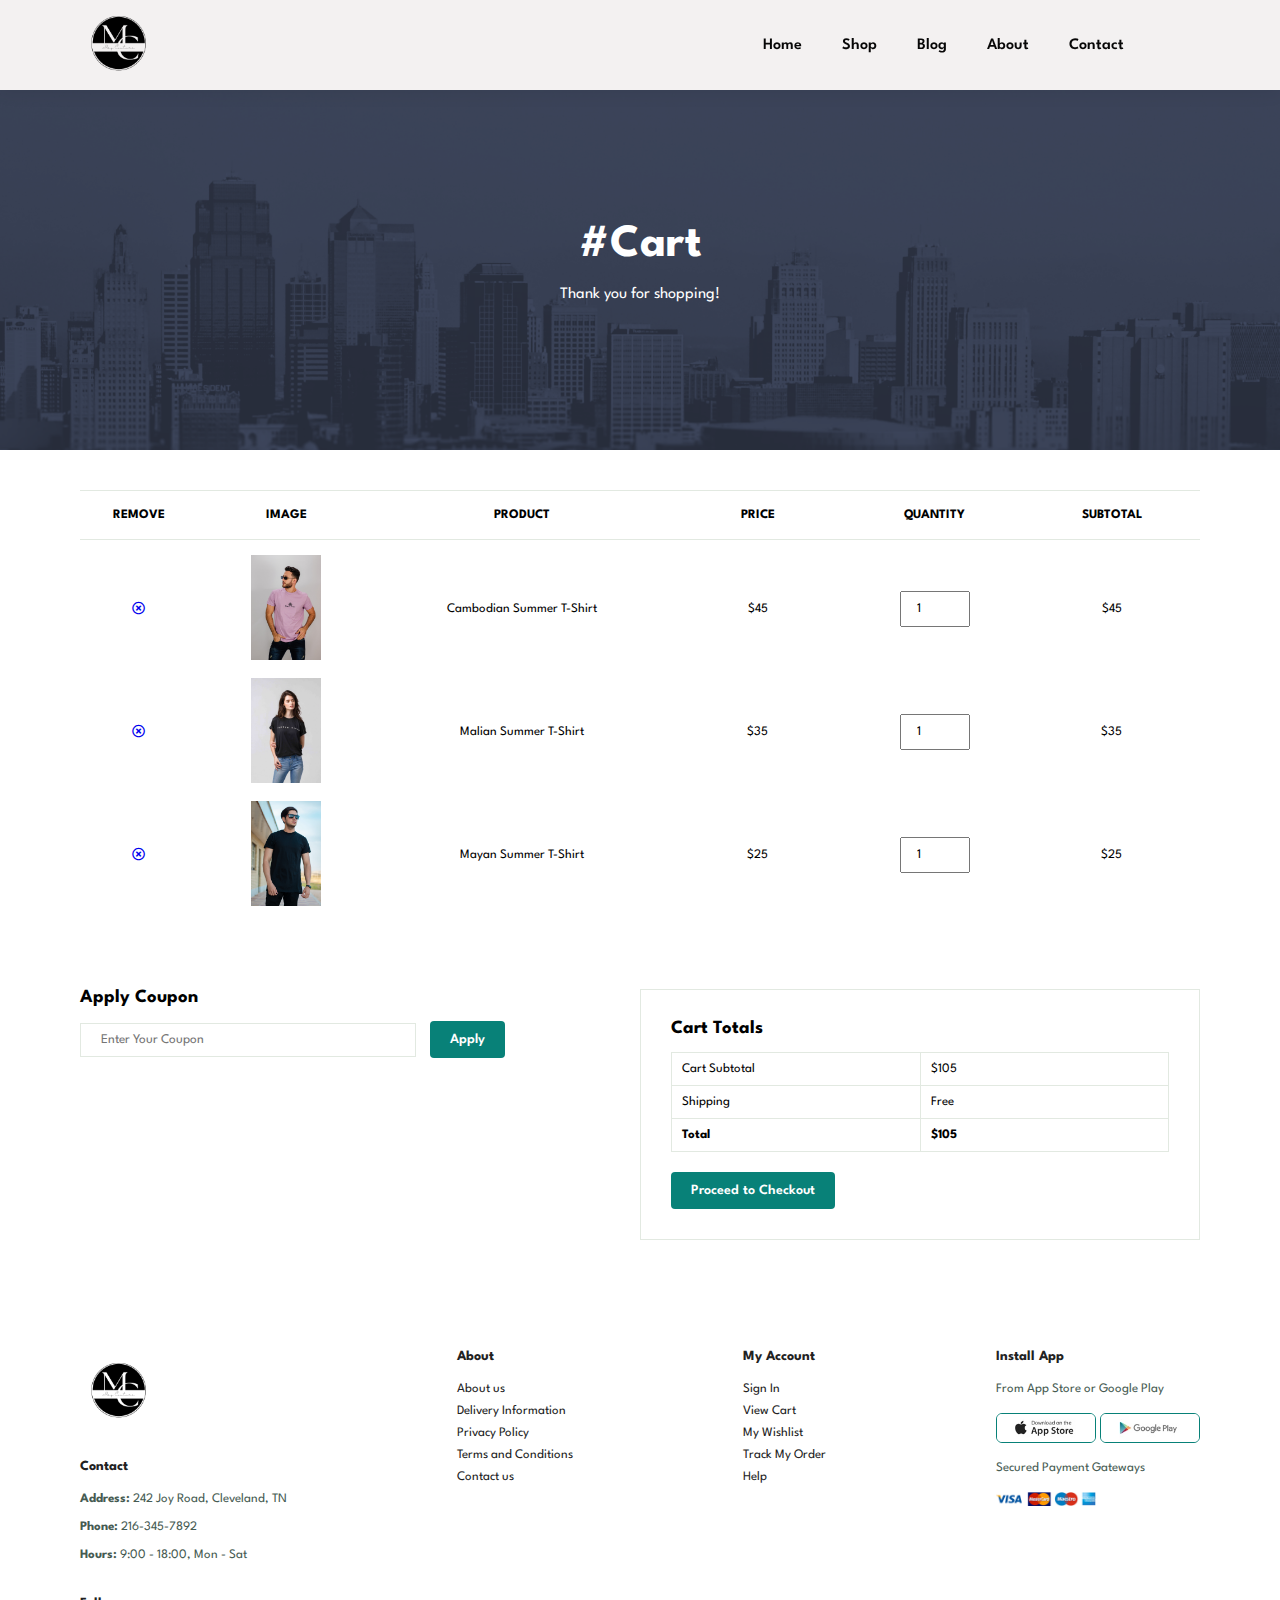
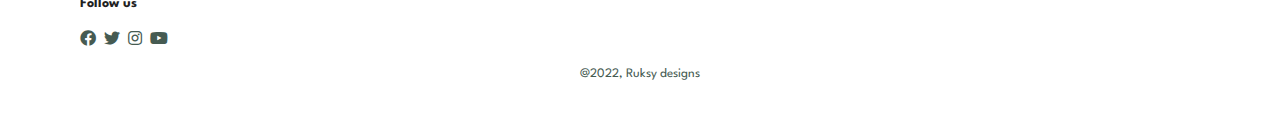
<file: cart.html>
<!DOCTYPE html>

<html lang="en">
    <head>
        <meta charset="UTF-8">
        <meta http-equiv="X-UA-Compatible" content="IE=edge">
        <meta name="description" content="">
        <meta name="viewport" content="width=device-width, initial-scale=1.0">
        <title>Ecommerce Website</title>
        <link rel="stylesheet" href="https://pro.fontawesome.com/releases/v5.10.0/css/all.css" />
        <link rel="stylesheet" href="style.css">
    </head>
    <body>
        <section id="header">
            <a href="#"><img src="img/logo.png" class="logo" alt=""></a>

            <div>
                <ul id="navbar">
                    <li><a href="index.html">Home</li>
                    <li><a href="shop.html">Shop</li>
                    <li><a href="blog.html">Blog</li>
                    <li><a href="about.html">About</li>
                    <li><a href="contact.html">Contact</li>
                    <li id="lg-bag"><a class="active" href="cart.html"><i class="far fa-shopping-bag"></i></a></li>
                    <a href="#" id="close"><i class="far fa-times"></i></a>

                </ul>
            </div>
            <div id="mobile">
                <a href="cart.html"><i class="far fa-shopping-bag"></i></a>
                <i id="bar" class="fas fa-outdent"></i>
                
            </div>

        </section>


        <section id="page-header" class="about-header">
            
            <h2>#Cart</h2>
            
            <p>Thank you for shopping!</p>
            
        </section>

        <section id="cart" class="section-p1">
            <table width="100%">
               <thead>
                  <tr>
                      <td>Remove</td>
                      <td>Image</td>
                      <td>Product</td>
                      <td>Price</td>
                      <td>Quantity</td>
                      <td>Subtotal</td>
                  </tr> 
               </thead> 
               <tbody>
                   <tr>
                      <td><a href="#"><i class="far fa-times-circle"></i></a></td> 
                      <td><img src="img/products/f1.jpg" alt=""></td>
                      <td>Cambodian Summer T-Shirt</td>
                      <td>$45</td>
                      <td><input type="number" value="1"></td>
                      <td>$45</td>
                   </tr>
                   <tr>
                      <td><a href="#"><i class="far fa-times-circle"></i></a></td> 
                      <td><img src="img/products/f2.jpg" alt=""></td>
                      <td>Malian Summer T-Shirt</td>
                      <td>$35</td>
                      <td><input type="number" value="1"></td>
                      <td>$35</td>
                   </tr>
                   <tr>
                      <td><a href="#"><i class="far fa-times-circle"></i></a></td> 
                      <td><img src="img/products/f3.jpg" alt=""></td>
                      <td>Mayan Summer T-Shirt</td>
                      <td>$25</td>
                      <td><input type="number" value="1"></td>
                      <td>$25</td>
                   </tr>
               </tbody>
            </table>
        </section>

        <section id="cart-add" class="section-p1">
            <div id="coupon">
                <h3>Apply Coupon</h3>
                <div>
                    <input type="text" placeholder="Enter Your Coupon">
                    <button class="normal">Apply</button>
                </div>
            </div>

            <div id="subtotal">
                    <h3>Cart Totals</h3>
                    <table>
                        <tr>
                          <td>Cart Subtotal</td>  
                          <td>$105</td>  
                        </tr>
                        <tr>
                          <td>Shipping</td>  
                          <td>Free</td>  
                        </tr>
                        <tr>
                          <td><strong>Total</strong></td>  
                          <td><strong>$105</strong></td>  
                        </tr>
                    </table>
                    <button class="normal">Proceed to Checkout</button>
                </div>
        </section>

        


        <footer class="section-p1">
            <div class="col">
                <img class="logo" src="img/logo.png" alt="">
                <h4>Contact</h4>
                <p><strong>Address:</strong> 242 Joy Road, Cleveland, TN<p>
                <p><strong>Phone:</strong> 216-345-7892<p>
                <p><strong>Hours:</strong> 9:00 - 18:00, Mon - Sat<p>
                <div class="follow">
                    <h4>Follow us</h4>
                    <div class="icon">
                        <i class="fab fa-facebook"></i>
                        <i class="fab fa-twitter"></i>
                        <i class="fab fa-instagram"></i>
                        <i class="fab fa-youtube"></i>
                    </div>
                </div>    
            </div>

            <div class="col">
                <h4>About</h4>
                <a href="#">About us</a>
                <a href="#">Delivery Information</a>
                <a href="#">Privacy Policy</a>
                <a href="#">Terms and Conditions</a>
                <a href="#">Contact us</a>
            </div>

            <div class="col">
                <h4>My Account</h4>
                <a href="#">Sign In</a>
                <a href="#">View Cart</a>
                <a href="#">My Wishlist</a>
                <a href="#">Track My Order</a>
                <a href="#">Help</a>
            </div>

            <div class="col install">
                <h4>Install App</h4>
                <p>From App Store or Google Play</p>
                <div class="row">
                    <img src="img/pay/app.jpg" alt="">
                    <img src="img/pay/play.jpg" alt="">
                    
                </div>

                <p>Secured Payment Gateways</p>
                <img src="img/pay/pay.png" alt="">
            </div>

            <div class="copyright">
                <p>@2022, Ruksy designs</p>
            </div>
        </footer>
        
        <script src="script.js"></script>
    </body>
</html>
</file>
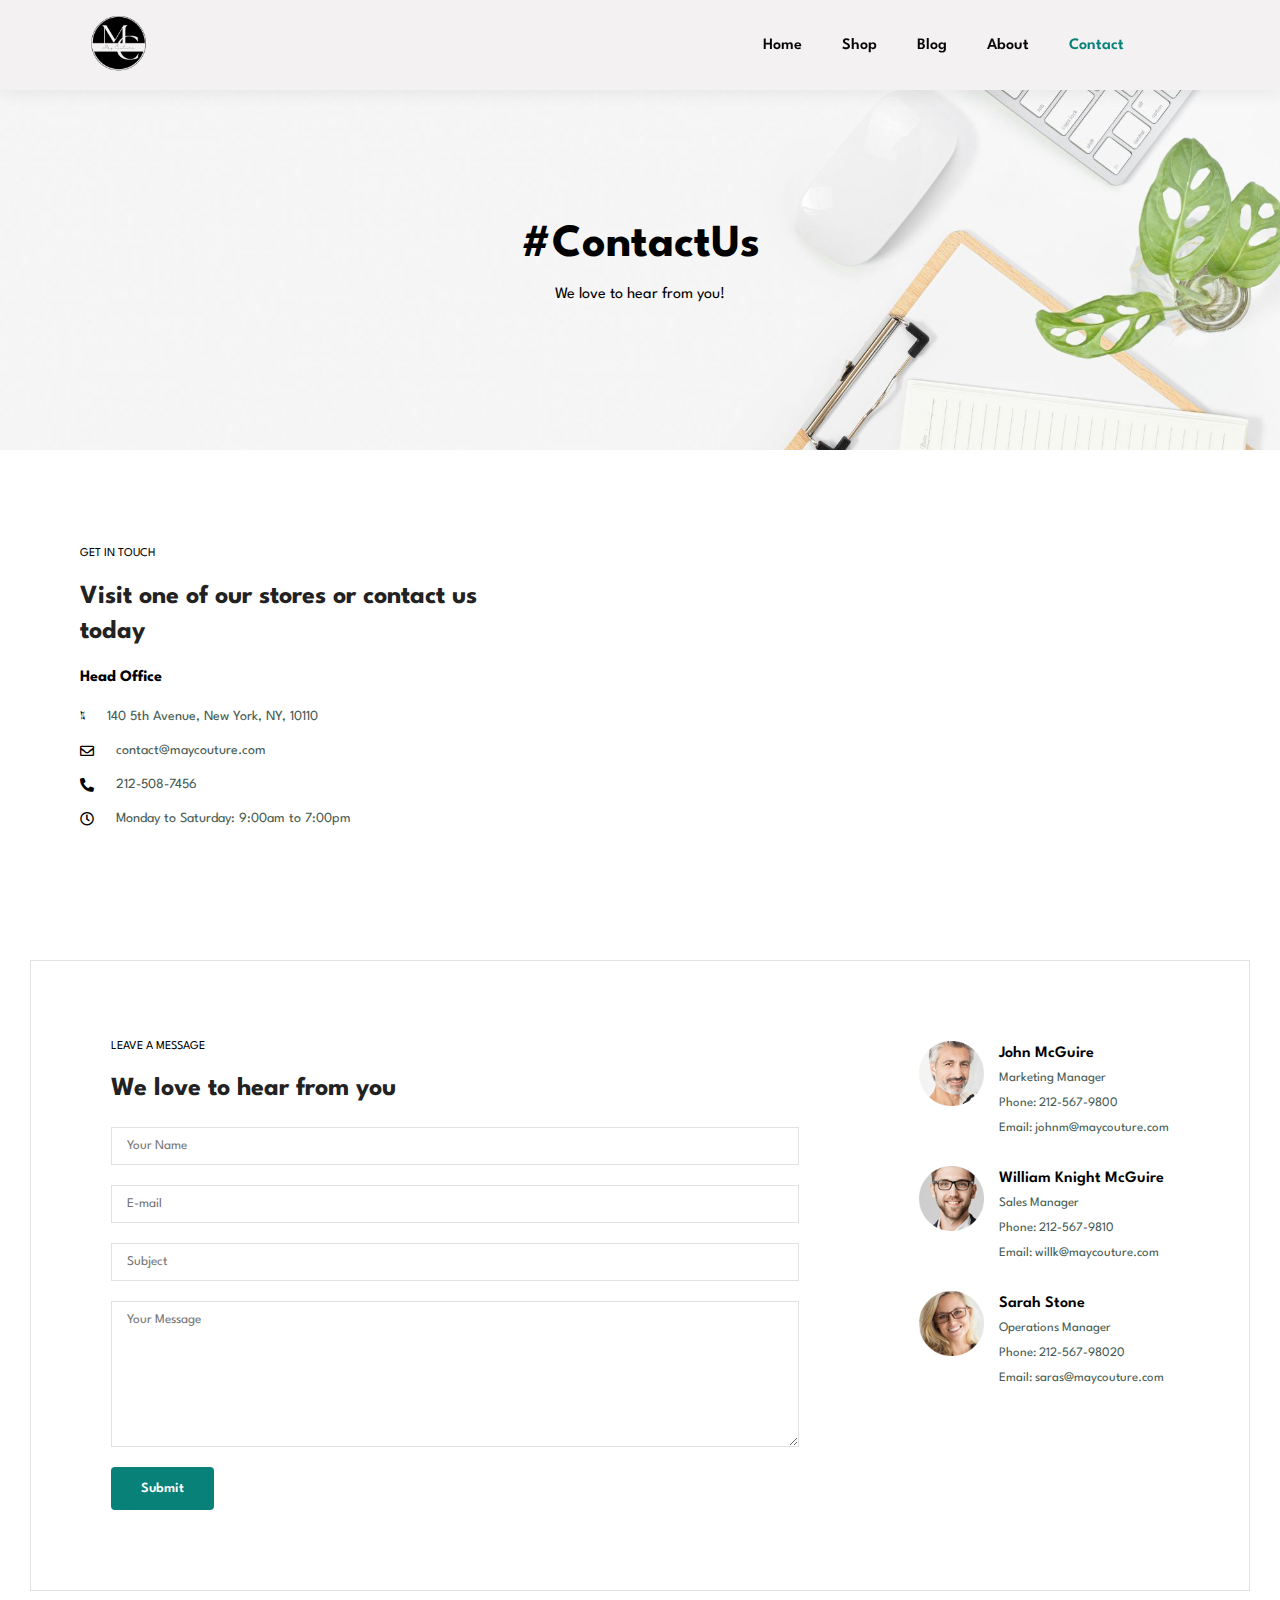
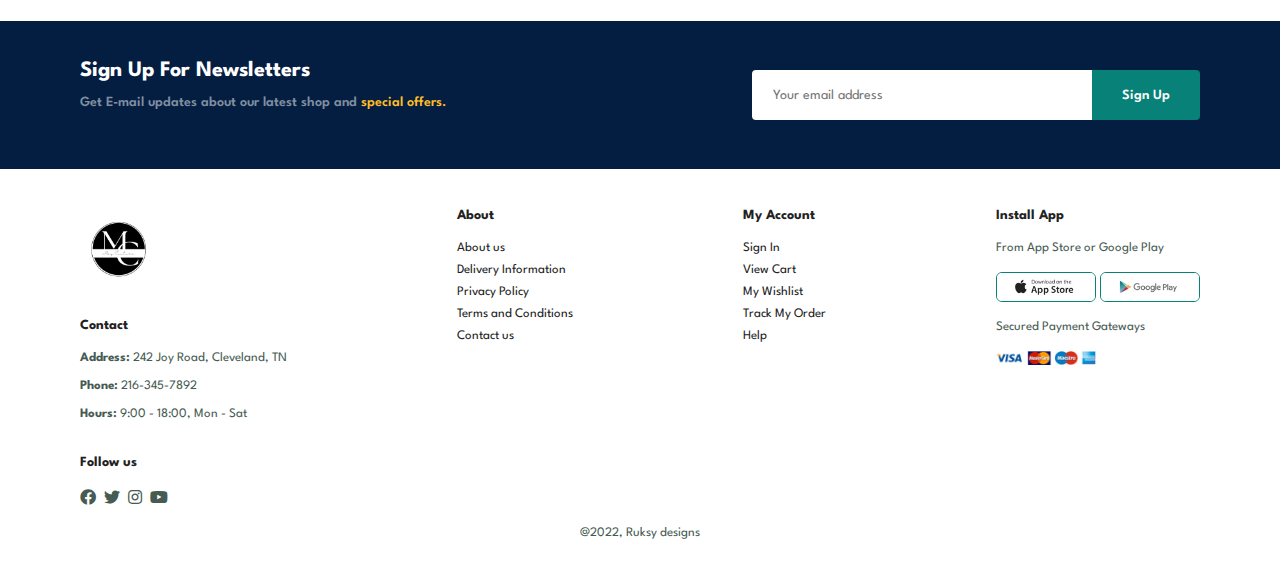
<file: contact.html>
<!DOCTYPE html>

<html lang="en">
    <head>
        <meta charset="UTF-8">
        <meta http-equiv="X-UA-Compatible" content="IE=edge">
        <meta name="description" content="">
        <meta name="viewport" content="width=device-width, initial-scale=1.0">
        <title>Ecommerce Website</title>
        <link rel="stylesheet" href="https://pro.fontawesome.com/releases/v5.10.0/css/all.css" />
        <link rel="stylesheet" href="style.css">
    </head>
    <body>
        <section id="header">
            <a href="#"><img src="img/logo.png" class="logo" alt=""></a>

            <div>
                <ul id="navbar">
                    <li><a href="index.html">Home</li>
                    <li><a href="shop.html">Shop</li>
                    <li><a href="blog.html">Blog</li>
                    <li><a href="about.html">About</li>
                    <li><a class="active" href="contact.html">Contact</li>
                    <li id="lg-bag"><a href="cart.html"><i class="far fa-shopping-bag"></i></a></li>
                    <a href="#" id="close"><i class="far fa-times"></i></a>

                </ul>
            </div>
            <div id="mobile">
                <a href="cart.html"><i class="far fa-shopping-bag"></i></a>
                <i id="bar" class="fas fa-outdent"></i>
                
            </div>

        </section>

        <section id="page-header" class="contact-header">
            
            <h2>#ContactUs</h2>
            
            <p>We love to hear from you!</p>
            
        </section>

        <section id="contact-details" class="section-p1">
            <div class="details">
                <span>GET IN TOUCH</span>
                <h2>Visit one of our stores or contact us today</h2>
                <h3>Head Office</h3>
                <div>
                   <li>
                       <i class="fal fa-map"></i>
                       <p>140 5th Avenue, New York, NY, 10110</p>
                   </li> 
                   <li>
                       <i class="far fa-envelope"></i>
                       <p>contact@maycouture.com</p>
                   </li> 
                   <li>
                       <i class="fas fa-phone-alt"></i>
                       <p>212-508-7456</p>
                   </li> 
                   <li>
                       <i class="far fa-clock"></i>
                       <p>Monday to Saturday: 9:00am to 7:00pm</p>
                   </li> 
                </div>
            </div>

            <div class="map">
                <iframe src="https://www.google.com/maps/embed?pb=!1m18!1m12!1m3!1d3023.0435796643487!2d-73.99384934913411!3d40.73906657922751!2m3!1f0!2f0!3f0!3m2!1i1024!2i768!4f13.1!3m3!1m2!1s0x89c259a3aad7362d%3A0x80355ea97fb25d53!2s140%205th%20Ave%2C%20New%20York%2C%20NY%2010011%2C%20USA!5e0!3m2!1sen!2sng!4v1666114416806!5m2!1sen!2sng" width="600" height="450" style="border:0;" allowfullscreen="" loading="lazy" referrerpolicy="no-referrer-when-downgrade"></iframe>
            </div>

        </section>

        <section id="form-details">
            <form action="">
                <span>LEAVE A MESSAGE</span>
                <h2>We love to hear from you</h2>
                <input type="text" placeholder="Your Name">
                <input type="text" placeholder="E-mail">
                <input type="text" placeholder="Subject">
                <textarea name="" id="" cols="30" rows="10" placeholder="Your Message"></textarea>
                <button class="normal">Submit</button>
            </form>

            <div class="people">
                <div>
                    <img src="img/people/1.png" alt="">
                    <p><span>John McGuire</span> Marketing Manager <br> Phone: 212-567-9800 <br> Email: johnm@maycouture.com</p>
        
                </div>
                <div>
                    <img src="img/people/2.png" alt="">
                    <p><span>William Knight McGuire</span> Sales Manager <br> Phone: 212-567-9810 <br> Email: willk@maycouture.com</p>
        
                </div>
                <div>
                    <img src="img/people/3.png" alt="">
                    <p><span>Sarah Stone</span> Operations Manager <br> Phone: 212-567-98020 <br> Email: saras@maycouture.com</p>
        
                </div>
                
            
            </div>
        </section>

        <section id="newsletter" class="section-p1" class="section-m1">
            <div class="newstext">
                <h4>Sign Up For Newsletters</h4>
                <p>Get E-mail updates about our latest shop and <span>special offers.</span></p>
            </div>

            <div class="form">
                <input type="text" placeholder="Your email address">
                <button class="normal">Sign Up</button>

            </div>
        </section>


        <footer class="section-p1">
            <div class="col">
                <img class="logo" src="img/logo.png" alt="">
                <h4>Contact</h4>
                <p><strong>Address:</strong> 242 Joy Road, Cleveland, TN<p>
                <p><strong>Phone:</strong> 216-345-7892<p>
                <p><strong>Hours:</strong> 9:00 - 18:00, Mon - Sat<p>
                <div class="follow">
                    <h4>Follow us</h4>
                    <div class="icon">
                        <i class="fab fa-facebook"></i>
                        <i class="fab fa-twitter"></i>
                        <i class="fab fa-instagram"></i>
                        <i class="fab fa-youtube"></i>
                    </div>
                </div>    
            </div>

            <div class="col">
                <h4>About</h4>
                <a href="#">About us</a>
                <a href="#">Delivery Information</a>
                <a href="#">Privacy Policy</a>
                <a href="#">Terms and Conditions</a>
                <a href="#">Contact us</a>
            </div>

            <div class="col">
                <h4>My Account</h4>
                <a href="#">Sign In</a>
                <a href="#">View Cart</a>
                <a href="#">My Wishlist</a>
                <a href="#">Track My Order</a>
                <a href="#">Help</a>
            </div>

            <div class="col install">
                <h4>Install App</h4>
                <p>From App Store or Google Play</p>
                <div class="row">
                    <img src="img/pay/app.jpg" alt="">
                    <img src="img/pay/play.jpg" alt="">
                    
                </div>

                <p>Secured Payment Gateways</p>
                <img src="img/pay/pay.png" alt="">
            </div>

            <div class="copyright">
                <p>@2022, Ruksy designs</p>
            </div>
        </footer>
        
        <script src="script.js"></script>
    </body>
</html>
</file>
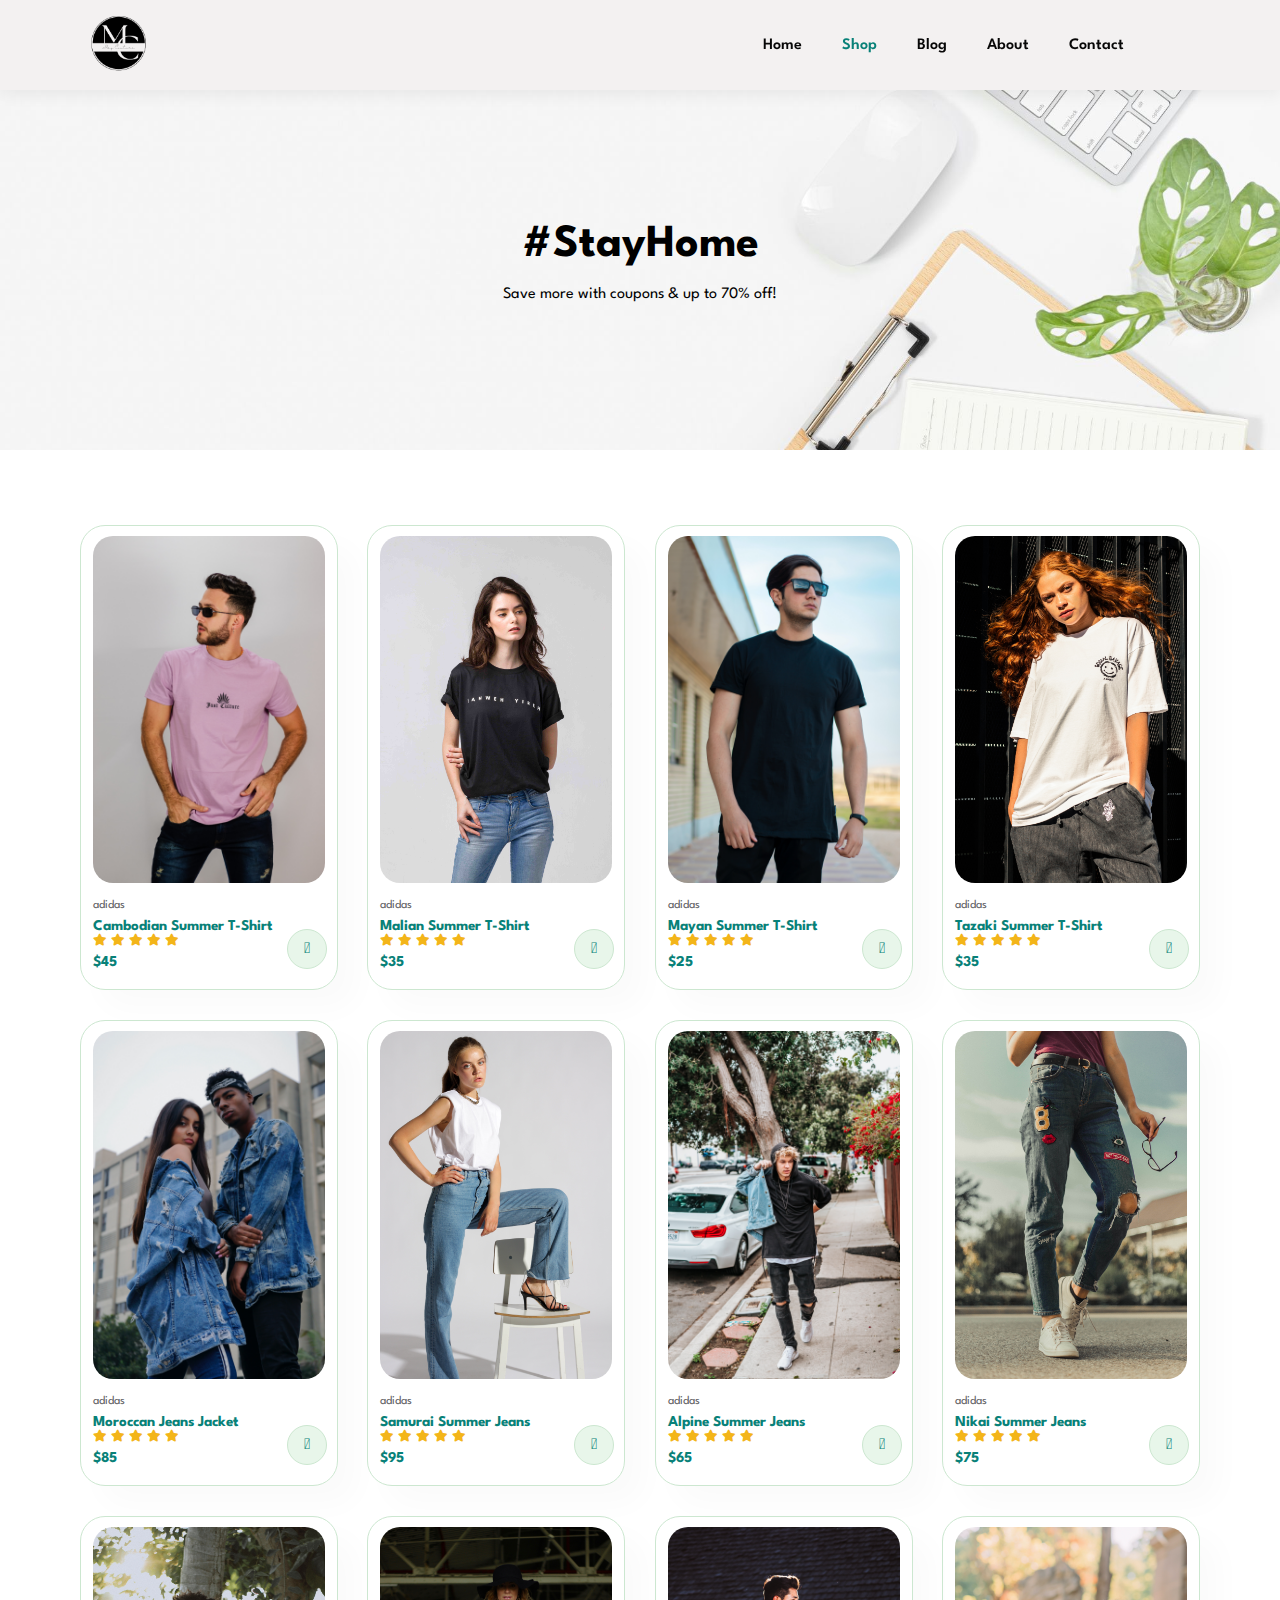
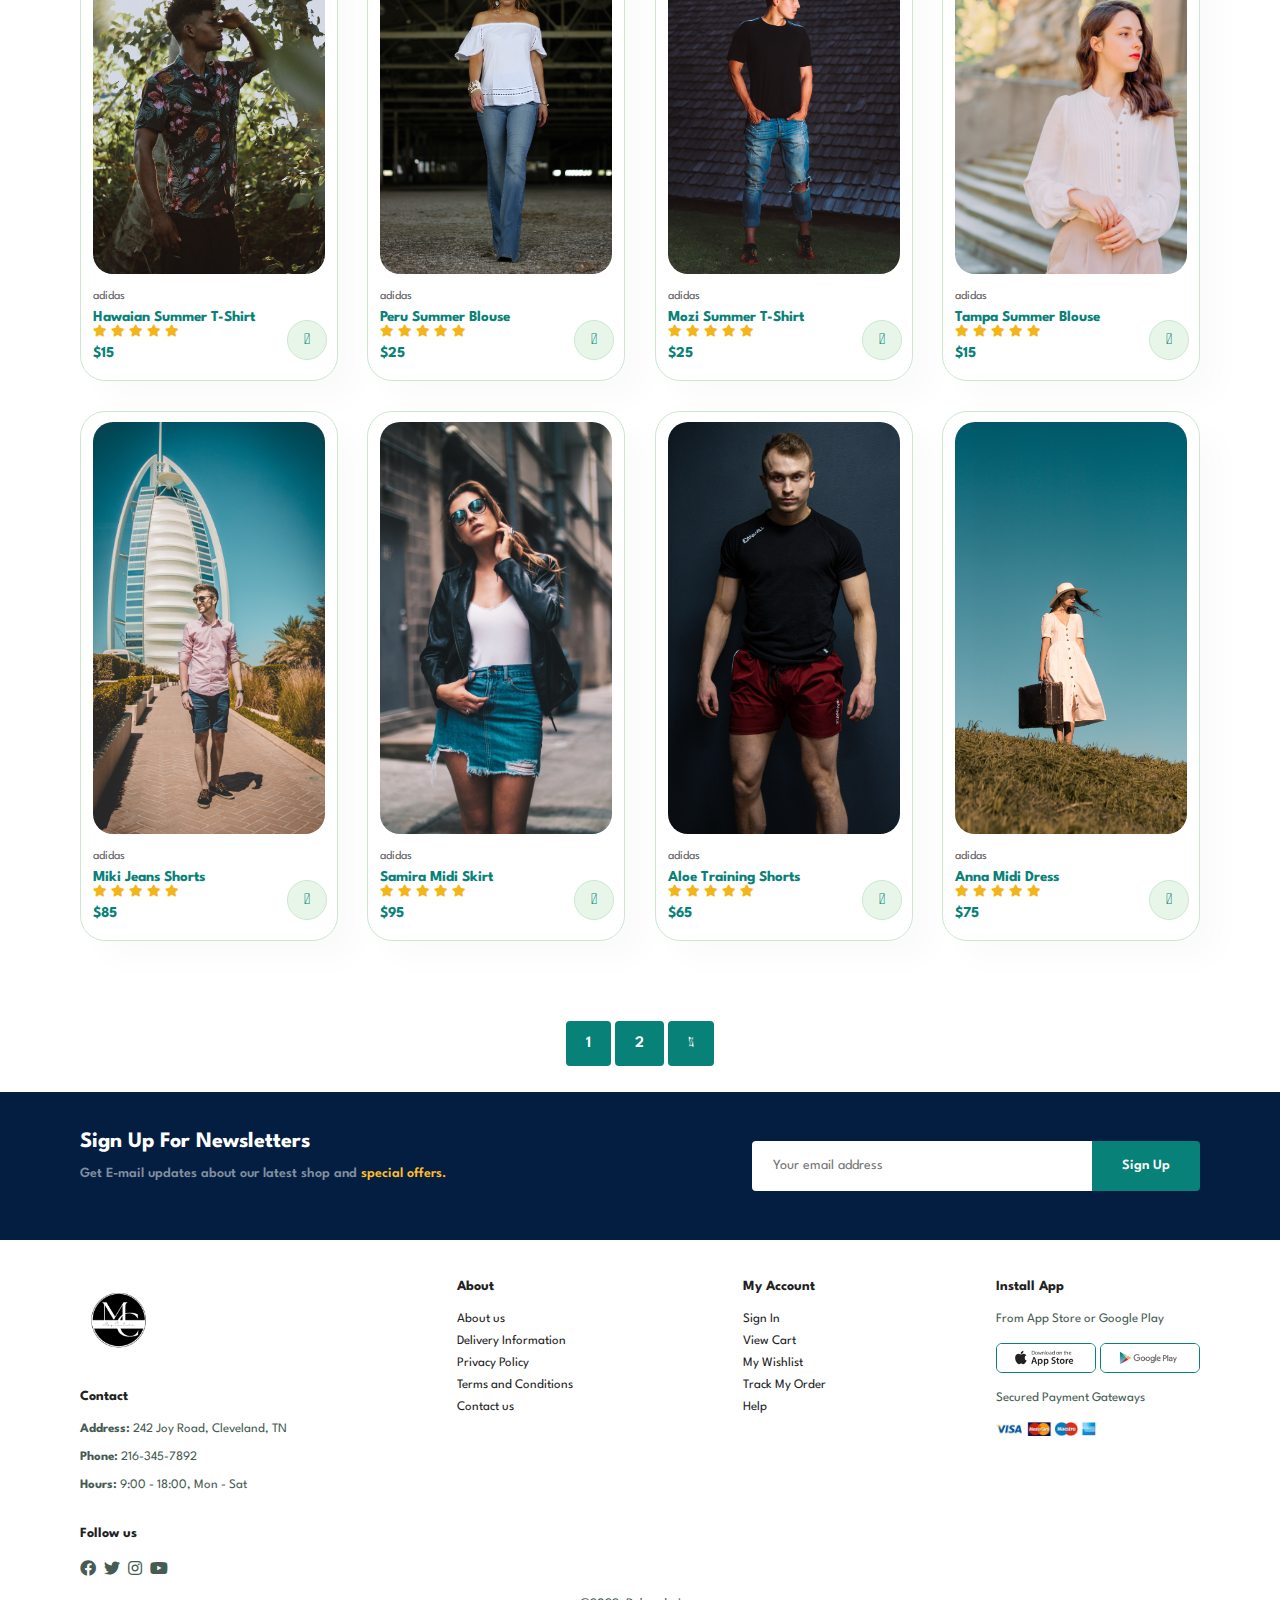
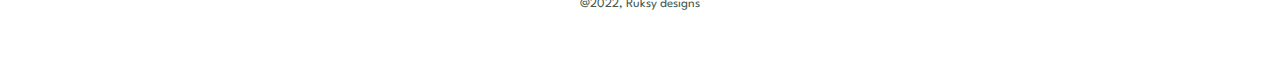
<file: shop.html>
<!DOCTYPE html>

<html lang="en">
    <head>
        <meta charset="UTF-8">
        <meta http-equiv="X-UA-Compatible" content="IE=edge">
        <meta name="description" content="">
        <meta name="viewport" content="width=device-width, initial-scale=1.0">
        <title>Ecommerce Website</title>
        <link rel="stylesheet" href="https://pro.fontawesome.com/releases/v5.10.0/css/all.css" />
        <link rel="stylesheet" href="style.css">
    </head>
    <body>
        <section id="header">
            <a href="#"><img src="img/logo.png" class="logo" alt=""></a>

            <div>
                <ul id="navbar">
                    <li><a href="index.html">Home</li>
                    <li><a class="active" href="shop.html">Shop</li>
                    <li><a href="blog.html">Blog</li>
                    <li><a href="about.html">About</li>
                    <li><a href="contact.html">Contact</li>
                    <li id="lg-bag"><a href="cart.html"><i class="far fa-shopping-bag"></i></a></li>
                    <a href="#" id="close"><i class="far fa-times"></i></a>

                </ul>
            </div>
            <div id="mobile">
                <a href="cart.html"><i class="far fa-shopping-bag"></i></a>
                <i id="bar" class="fas fa-outdent"></i>
                
            </div>

        </section>

        <section id="page-header">
            
            <h2>#StayHome</h2>
            
            <p>Save more with coupons & up to 70% off!</p>
            
        </section>


        

        <section id="product1" class="section-p1">
            
            <div class="pro-container">
                <div class="pro" onclick="window.location.href='sproduct.html';">
                    <img src="img/products/f1.jpg" alt="">
                    <div class="des">
                        <span>adidas</span>
                        <h4>Cambodian Summer T-Shirt</h4>
                        <div class="star">
                            <i class="fas fa-star"></i>
                            <i class="fas fa-star"></i>
                            <i class="fas fa-star"></i>
                            <i class="fas fa-star"></i>
                            <i class="fas fa-star"></i>
                        </div>
                        <h4>$45</h4>
                    </div>
                    <a href="#"><i class="fal fa-shopping-cart cart"></i></a>
                </div>
                <div class="pro">
                    <img src="img/products/f2.jpg" alt="">
                    <div class="des">
                        <span>adidas</span>
                        <h4>Malian Summer T-Shirt</h4>
                        <div class="star">
                            <i class="fas fa-star"></i>
                            <i class="fas fa-star"></i>
                            <i class="fas fa-star"></i>
                            <i class="fas fa-star"></i>
                            <i class="fas fa-star"></i>
                        </div>
                        <h4>$35</h4>
                    </div>
                    <a href="#"><i class="fal fa-shopping-cart cart"></i></a>
                </div>
                <div class="pro">
                    <img src="img/products/f3.jpg" alt="">
                    <div class="des">
                        <span>adidas</span>
                        <h4>Mayan Summer T-Shirt</h4>
                        <div class="star">
                            <i class="fas fa-star"></i>
                            <i class="fas fa-star"></i>
                            <i class="fas fa-star"></i>
                            <i class="fas fa-star"></i>
                            <i class="fas fa-star"></i>
                        </div>
                        <h4>$25</h4>
                    </div>
                    <a href="#"><i class="fal fa-shopping-cart cart"></i></a>
                </div>
                <div class="pro">
                    <img src="img/products/f4.jpg" alt="">
                    <div class="des">
                        <span>adidas</span>
                        <h4>Tazaki Summer T-Shirt</h4>
                        <div class="star">
                            <i class="fas fa-star"></i>
                            <i class="fas fa-star"></i>
                            <i class="fas fa-star"></i>
                            <i class="fas fa-star"></i>
                            <i class="fas fa-star"></i>
                        </div>
                        <h4>$35</h4>
                    </div>
                    <a href="#"><i class="fal fa-shopping-cart cart"></i></a>
                </div>
                <div class="pro">
                    <img src="img/products/f5.jpg" alt="">
                    <div class="des">
                        <span>adidas</span>
                        <h4>Moroccan Jeans Jacket</h4>
                        <div class="star">
                            <i class="fas fa-star"></i>
                            <i class="fas fa-star"></i>
                            <i class="fas fa-star"></i>
                            <i class="fas fa-star"></i>
                            <i class="fas fa-star"></i>
                        </div>
                        <h4>$85</h4>
                    </div>
                    <a href="#"><i class="fal fa-shopping-cart cart"></i></a>
                </div>
                <div class="pro">
                    <img src="img/products/f6.jpg" alt="">
                    <div class="des">
                        <span>adidas</span>
                        <h4>Samurai Summer Jeans</h4>
                        <div class="star">
                            <i class="fas fa-star"></i>
                            <i class="fas fa-star"></i>
                            <i class="fas fa-star"></i>
                            <i class="fas fa-star"></i>
                            <i class="fas fa-star"></i>
                        </div>
                        <h4>$95</h4>
                    </div>
                    <a href="#"><i class="fal fa-shopping-cart cart"></i></a>
                </div>
                <div class="pro">
                    <img src="img/products/f7.jpg" alt="">
                    <div class="des">
                        <span>adidas</span>
                        <h4>Alpine Summer Jeans</h4>
                        <div class="star">
                            <i class="fas fa-star"></i>
                            <i class="fas fa-star"></i>
                            <i class="fas fa-star"></i>
                            <i class="fas fa-star"></i>
                            <i class="fas fa-star"></i>
                        </div>
                        <h4>$65</h4>
                    </div>
                    <a href="#"><i class="fal fa-shopping-cart cart"></i></a>
                </div>
                <div class="pro">
                    <img src="img/products/f8.jpg" alt="">
                    <div class="des">
                        <span>adidas</span>
                        <h4>Nikai Summer Jeans</h4>
                        <div class="star">
                            <i class="fas fa-star"></i>
                            <i class="fas fa-star"></i>
                            <i class="fas fa-star"></i>
                            <i class="fas fa-star"></i>
                            <i class="fas fa-star"></i>
                        </div>
                        <h4>$75</h4>
                    </div>
                    <a href="#"><i class="fal fa-shopping-cart cart"></i></a>
                </div>
                
                
                <div class="pro">
                    <img src="img/products/n1.jpg" alt="">
                    <div class="des">
                        <span>adidas</span>
                        <h4>Hawaian Summer T-Shirt</h4>
                        <div class="star">
                            <i class="fas fa-star"></i>
                            <i class="fas fa-star"></i>
                            <i class="fas fa-star"></i>
                            <i class="fas fa-star"></i>
                            <i class="fas fa-star"></i>
                        </div>
                        <h4>$15</h4>
                    </div>
                    <a href="#"><i class="fal fa-shopping-cart cart"></i></a>
                </div>
                <div class="pro">
                    <img src="img/products/n2.jpg" alt="">
                    <div class="des">
                        <span>adidas</span>
                        <h4>Peru Summer Blouse</h4>
                        <div class="star">
                            <i class="fas fa-star"></i>
                            <i class="fas fa-star"></i>
                            <i class="fas fa-star"></i>
                            <i class="fas fa-star"></i>
                            <i class="fas fa-star"></i>
                        </div>
                        <h4>$25</h4>
                    </div>
                    <a href="#"><i class="fal fa-shopping-cart cart"></i></a>
                </div>
                <div class="pro">
                    <img src="img/products/n3.jpg" alt="">
                    <div class="des">
                        <span>adidas</span>
                        <h4>Mozi Summer T-Shirt</h4>
                        <div class="star">
                            <i class="fas fa-star"></i>
                            <i class="fas fa-star"></i>
                            <i class="fas fa-star"></i>
                            <i class="fas fa-star"></i>
                            <i class="fas fa-star"></i>
                        </div>
                        <h4>$25</h4>
                    </div>
                    <a href="#"><i class="fal fa-shopping-cart cart"></i></a>
                </div>
                <div class="pro">
                    <img src="img/products/n4.jpg" alt="">
                    <div class="des">
                        <span>adidas</span>
                        <h4>Tampa Summer Blouse</h4>
                        <div class="star">
                            <i class="fas fa-star"></i>
                            <i class="fas fa-star"></i>
                            <i class="fas fa-star"></i>
                            <i class="fas fa-star"></i>
                            <i class="fas fa-star"></i>
                        </div>
                        <h4>$15</h4>
                    </div>
                    <a href="#"><i class="fal fa-shopping-cart cart"></i></a>
                </div>
                <div class="pro">
                    <img src="img/products/n5.jpg" alt="">
                    <div class="des">
                        <span>adidas</span>
                        <h4>Miki Jeans Shorts</h4>
                        <div class="star">
                            <i class="fas fa-star"></i>
                            <i class="fas fa-star"></i>
                            <i class="fas fa-star"></i>
                            <i class="fas fa-star"></i>
                            <i class="fas fa-star"></i>
                        </div>
                        <h4>$85</h4>
                    </div>
                    <a href="#"><i class="fal fa-shopping-cart cart"></i></a>
                </div>
                <div class="pro">
                    <img src="img/products/n6.jpg" alt="">
                    <div class="des">
                        <span>adidas</span>
                        <h4>Samira Midi Skirt</h4>
                        <div class="star">
                            <i class="fas fa-star"></i>
                            <i class="fas fa-star"></i>
                            <i class="fas fa-star"></i>
                            <i class="fas fa-star"></i>
                            <i class="fas fa-star"></i>
                        </div>
                        <h4>$95</h4>
                    </div>
                    <a href="#"><i class="fal fa-shopping-cart cart"></i></a>
                </div>
                <div class="pro">
                    <img src="img/products/n7.jpg" alt="">
                    <div class="des">
                        <span>adidas</span>
                        <h4>Aloe Training Shorts</h4>
                        <div class="star">
                            <i class="fas fa-star"></i>
                            <i class="fas fa-star"></i>
                            <i class="fas fa-star"></i>
                            <i class="fas fa-star"></i>
                            <i class="fas fa-star"></i>
                        </div>
                        <h4>$65</h4>
                    </div>
                    <a href="#"><i class="fal fa-shopping-cart cart"></i></a>
                </div>
                <div class="pro">
                    <img src="img/products/n8.jpg" alt="">
                    <div class="des">
                        <span>adidas</span>
                        <h4>Anna Midi Dress</h4>
                        <div class="star">
                            <i class="fas fa-star"></i>
                            <i class="fas fa-star"></i>
                            <i class="fas fa-star"></i>
                            <i class="fas fa-star"></i>
                            <i class="fas fa-star"></i>
                        </div>
                        <h4>$75</h4>
                    </div>
                    <a href="#"><i class="fal fa-shopping-cart cart"></i></a>
                </div>
        </section>

        <section id="pagination" class="section-p1">
            <a href="#">1</a>
            <a href="#">2</a>
            <a href="#"><i class="fal fa-long-arrow-alt-right"></i></a>
        </section>
       
        <section id="newsletter" class="section-p1" class="section-m1">
            <div class="newstext">
                <h4>Sign Up For Newsletters</h4>
                <p>Get E-mail updates about our latest shop and <span>special offers.</span></p>
            </div>

            <div class="form">
                <input type="text" placeholder="Your email address">
                <button class="normal">Sign Up</button>

            </div>
        </section>

        <footer class="section-p1">
            <div class="col">
                <img class="logo" src="img/logo.png" alt="">
                <h4>Contact</h4>
                <p><strong>Address:</strong> 242 Joy Road, Cleveland, TN<p>
                <p><strong>Phone:</strong> 216-345-7892<p>
                <p><strong>Hours:</strong> 9:00 - 18:00, Mon - Sat<p>
                <div class="follow">
                    <h4>Follow us</h4>
                    <div class="icon">
                        <i class="fab fa-facebook"></i>
                        <i class="fab fa-twitter"></i>
                        <i class="fab fa-instagram"></i>
                        <i class="fab fa-youtube"></i>
                    </div>
                </div>    
            </div>

            <div class="col">
                <h4>About</h4>
                <a href="#">About us</a>
                <a href="#">Delivery Information</a>
                <a href="#">Privacy Policy</a>
                <a href="#">Terms and Conditions</a>
                <a href="#">Contact us</a>
            </div>

            <div class="col">
                <h4>My Account</h4>
                <a href="#">Sign In</a>
                <a href="#">View Cart</a>
                <a href="#">My Wishlist</a>
                <a href="#">Track My Order</a>
                <a href="#">Help</a>
            </div>

            <div class="col install">
                <h4>Install App</h4>
                <p>From App Store or Google Play</p>
                <div class="row">
                    <img src="img/pay/app.jpg" alt="">
                    <img src="img/pay/play.jpg" alt="">
                    
                </div>

                <p>Secured Payment Gateways</p>
                <img src="img/pay/pay.png" alt="">
            </div>

            <div class="copyright">
                <p>@2022, Ruksy designs</p>
            </div>
        </footer>
        
        <script src="script.js"></script>
    </body>
</html>
</file>
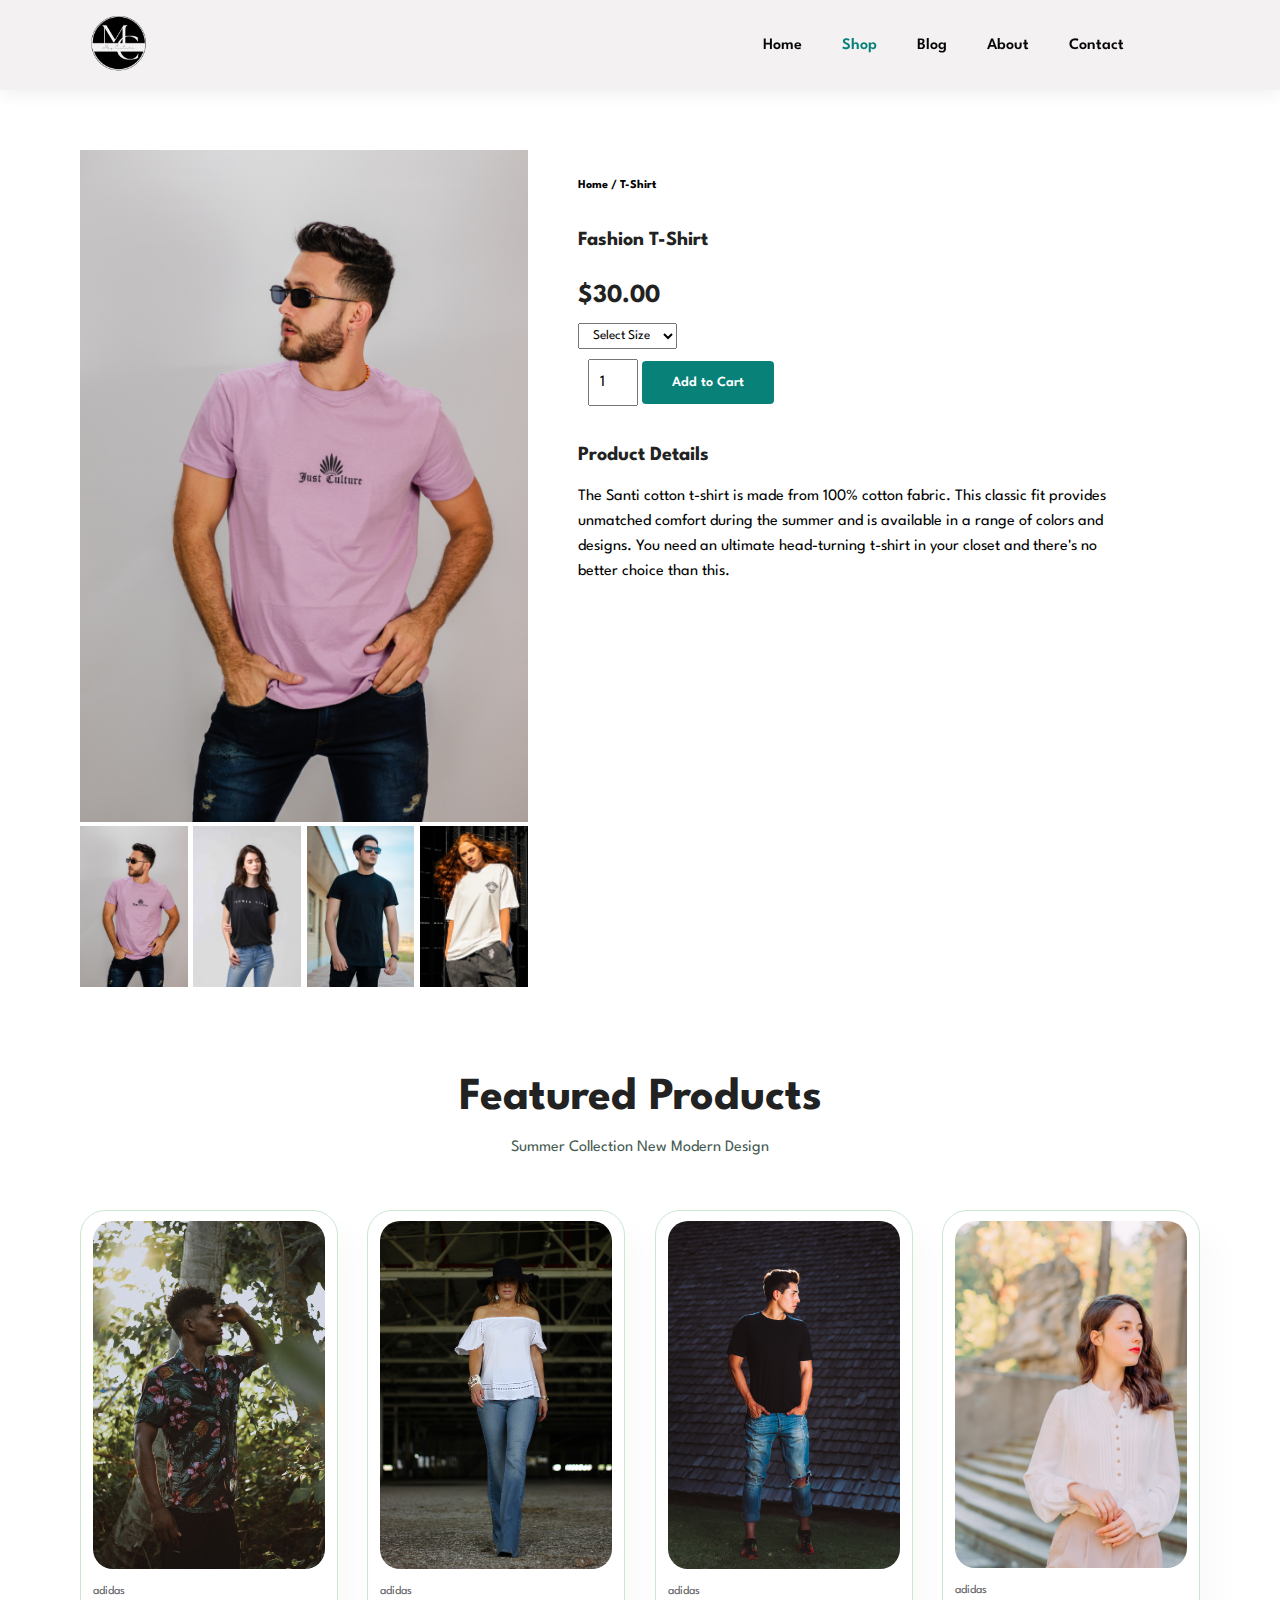
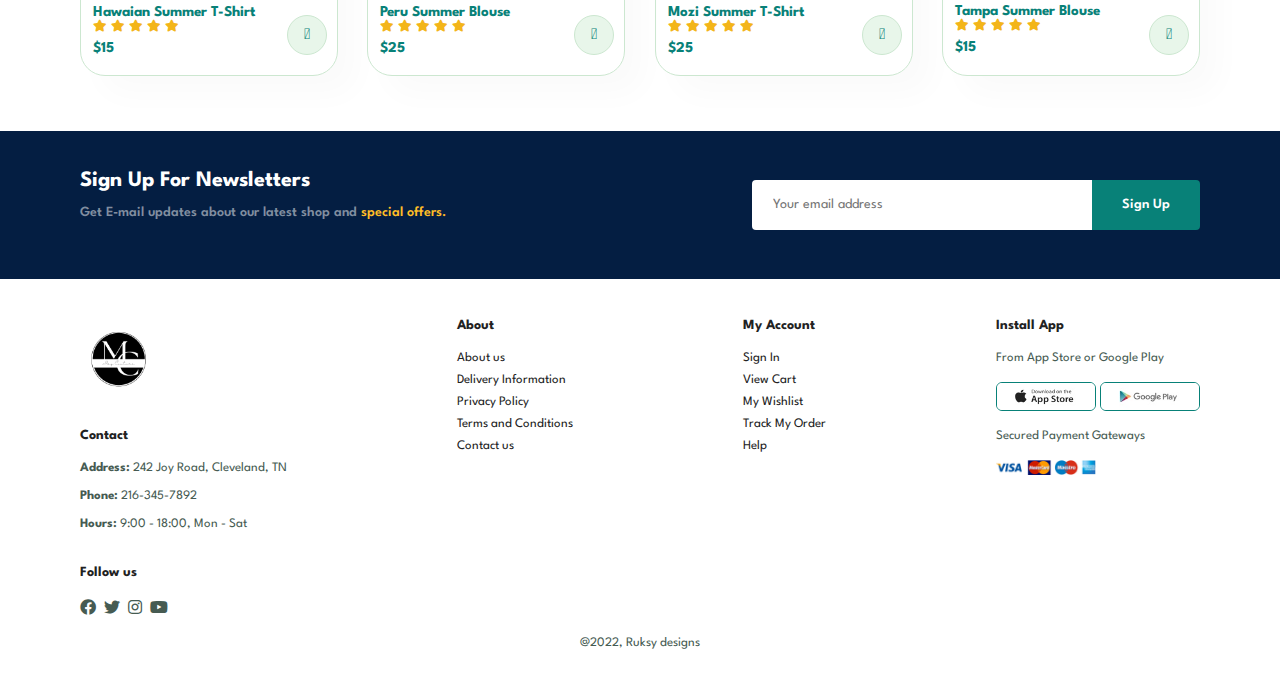
<file: sproduct.html>
<!DOCTYPE html>

<html lang="en">
    <head>
        <meta charset="UTF-8">
        <meta http-equiv="X-UA-Compatible" content="IE=edge">
        <meta name="description" content="">
        <meta name="viewport" content="width=device-width, initial-scale=1.0">
        <title>Ecommerce Website</title>
        <link rel="stylesheet" href="https://pro.fontawesome.com/releases/v5.10.0/css/all.css" />
        <link rel="stylesheet" href="style.css">
    </head>
    <body>
        <section id="header">
            <a href="#"><img src="img/logo.png" class="logo" alt=""></a>

            <div>
                <ul id="navbar">
                    <li><a href="index.html">Home</li>
                    <li><a class="active" href="shop.html">Shop</li>
                    <li><a href="blog.html">Blog</li>
                    <li><a href="about.html">About</li>
                    <li><a href="contact.html">Contact</li>
                    <li id="lg-bag"><a href="cart.html"><i class="far fa-shopping-bag"></i></a></li>
                    <a href="#" id="close"><i class="far fa-times"></i></a>

                </ul>
            </div>
            <div id="mobile">
                <a href="cart.html"><i class="far fa-shopping-bag"></i></a>
                <i id="bar" class="fas fa-outdent"></i>
                
            </div>

        </section>

        <section id="prodetails" class="section-p1">
            <div class="single-pro-image">
                <img src="img/products/f1.jpg" width="100%" id="MainImg" alt="">

                <div class="small-img-group">
                    <div class="small-img-col">
                        <img src="img/products/f1.jpg" width="100%" class="small-img" alt="" >
                    </div>
                    <div class="small-img-col">
                        <img src="img/products/f2.jpg" width="100%" class="small-img" alt="" >
                    </div>
                    <div class="small-img-col">
                        <img src="img/products/f3.jpg" width="100%" class="small-img" alt="" >
                    </div>
                    <div class="small-img-col">
                        <img src="img/products/f4.jpg" width="100%" class="small-img" alt="" >
                    </div>
                </div>
            </div>
            <div class="single-pro-details">
                <h6>Home / T-Shirt</h6>
                <h4>Fashion T-Shirt</h4>
                <h2>$30.00</h2>
                <select>
                    <option>Select Size</option>
                    <option>XL</option>
                    <option>Large</option>
                    <option>Medium</option>
                    <option>Small</option>

                </select>
                <input type="number" value="1">
                <button class="normal">Add to Cart</button>
                <h4>Product Details</h4>
                <span>The Santi cotton t-shirt is made from 100% cotton fabric. This classic
                    fit provides unmatched comfort during the summer and is available in a range 
                    of colors and designs. You need an ultimate head-turning t-shirt in your closet
                    and there's no better choice than this. 
                </span>
            </div>

        </section>

        <section>
            <section id="product1" class="section-p1">
            <h2>Featured Products</h2>
            <p>Summer Collection New Modern Design</p>
            <div class="pro-container">
                <div class="pro">
                    <img src="img/products/n1.jpg" alt="">
                    <div class="des">
                        <span>adidas</span>
                        <h4>Hawaian Summer T-Shirt</h4>
                        <div class="star">
                            <i class="fas fa-star"></i>
                            <i class="fas fa-star"></i>
                            <i class="fas fa-star"></i>
                            <i class="fas fa-star"></i>
                            <i class="fas fa-star"></i>
                        </div>
                        <h4>$15</h4>
                    </div>
                    <a href="#"><i class="fal fa-shopping-cart cart"></i></a>
                </div>
                <div class="pro">
                    <img src="img/products/n2.jpg" alt="">
                    <div class="des">
                        <span>adidas</span>
                        <h4>Peru Summer Blouse</h4>
                        <div class="star">
                            <i class="fas fa-star"></i>
                            <i class="fas fa-star"></i>
                            <i class="fas fa-star"></i>
                            <i class="fas fa-star"></i>
                            <i class="fas fa-star"></i>
                        </div>
                        <h4>$25</h4>
                    </div>
                    <a href="#"><i class="fal fa-shopping-cart cart"></i></a>
                </div>
                <div class="pro">
                    <img src="img/products/n3.jpg" alt="">
                    <div class="des">
                        <span>adidas</span>
                        <h4>Mozi Summer T-Shirt</h4>
                        <div class="star">
                            <i class="fas fa-star"></i>
                            <i class="fas fa-star"></i>
                            <i class="fas fa-star"></i>
                            <i class="fas fa-star"></i>
                            <i class="fas fa-star"></i>
                        </div>
                        <h4>$25</h4>
                    </div>
                    <a href="#"><i class="fal fa-shopping-cart cart"></i></a>
                </div>
                <div class="pro">
                    <img src="img/products/n4.jpg" alt="">
                    <div class="des">
                        <span>adidas</span>
                        <h4>Tampa Summer Blouse</h4>
                        <div class="star">
                            <i class="fas fa-star"></i>
                            <i class="fas fa-star"></i>
                            <i class="fas fa-star"></i>
                            <i class="fas fa-star"></i>
                            <i class="fas fa-star"></i>
                        </div>
                        <h4>$15</h4>
                    </div>
                    <a href="#"><i class="fal fa-shopping-cart cart"></i></a>
                </div>
                     
        </section>
       
        <section id="newsletter" class="section-p1" class="section-m1">
            <div class="newstext">
                <h4>Sign Up For Newsletters</h4>
                <p>Get E-mail updates about our latest shop and <span>special offers.</span></p>
            </div>

            <div class="form">
                <input type="text" placeholder="Your email address">
                <button class="normal">Sign Up</button>

            </div>
        </section>

        <footer class="section-p1">
            <div class="col">
                <img class="logo" src="img/logo.png" alt="">
                <h4>Contact</h4>
                <p><strong>Address:</strong> 242 Joy Road, Cleveland, TN<p>
                <p><strong>Phone:</strong> 216-345-7892<p>
                <p><strong>Hours:</strong> 9:00 - 18:00, Mon - Sat<p>
                <div class="follow">
                    <h4>Follow us</h4>
                    <div class="icon">
                        <i class="fab fa-facebook"></i>
                        <i class="fab fa-twitter"></i>
                        <i class="fab fa-instagram"></i>
                        <i class="fab fa-youtube"></i>
                    </div>
                </div>    
            </div>

            <div class="col">
                <h4>About</h4>
                <a href="#">About us</a>
                <a href="#">Delivery Information</a>
                <a href="#">Privacy Policy</a>
                <a href="#">Terms and Conditions</a>
                <a href="#">Contact us</a>
            </div>

            <div class="col">
                <h4>My Account</h4>
                <a href="#">Sign In</a>
                <a href="#">View Cart</a>
                <a href="#">My Wishlist</a>
                <a href="#">Track My Order</a>
                <a href="#">Help</a>
            </div>

            <div class="col install">
                <h4>Install App</h4>
                <p>From App Store or Google Play</p>
                <div class="row">
                    <img src="img/pay/app.jpg" alt="">
                    <img src="img/pay/play.jpg" alt="">
                    
                </div>

                <p>Secured Payment Gateways</p>
                <img src="img/pay/pay.png" alt="">
            </div>

            <div class="copyright">
                <p>@2022, Ruksy designs</p>
            </div>
        </footer>

        <script>
            var MainImg = document.getElementbyId("MainImg");
            var smallimg = document.getElementbyClassName("small-img");

            smallimg[0].onclick = function(){
                MainImg.src = smallimg[0].src;
            }
            smallimg[1].onclick = function(){
                MainImg.src = smallimg[1].src;
            }
            smallimg[2].onclick = function(){
                MainImg.src = smallimg[2].src;
            }
            smallimg[3].onclick = function(){
                MainImg.src = smallimg[3].src;
            }
        </script>
        
        <script src="script.js"></script>
    </body>
</html>
</file>
<file: style.css>
@import url('https://fonts.googleapis.com/css2?family=Spartan:wght@100;200;300;400;500;600;700;800;900&display=swap');
*{
    margin: 0;
    padding: 0;
    box-sizing: border-box;
    font-family: 'Spartan', sans-serif;
}

h1{
    font-size: 50px;
    line-height: 64px;
    color: #222;
}

h2{
    font-size: 46px;
    line-height: 54px;
    color: #222;
}

h4{
    font-size: 20px;
    color: #222;
}


h6{
    font-weight: 700;
    font-size: 12px;
}

p{
    font-size: 16px;
    color: #465b52;
    margin: 15px 0 20px 0;
}

.section-p1{
    padding: 40px 80px;
}

.section-m1{
    margin: 40px 0;
}

button.normal{
    font-size: 14px;
    font-weight: 600;
    padding: 15px 30px;
    color: #000;
    background-color: #fff;
    border-radius: 4px;
    cursor: pointer;
    border: none;
    outline: none;
    transition: 0.2s;

}

button.white{
    font-size: 13px;
    font-weight: 600;
    padding: 11px 18px;
    color: #fff;
    background-color: transparent;
    border-radius: 4px;
    cursor: pointer;
    border: 1px solid #fff;
    outline: none;
    transition: 0.2s;

}


body{
    width: 100%;
}

/* Header Start */

#header{
    display: flex;
    align-items: center;
    justify-content: space-between;
    padding: 20px 80px;
    background: rgb(243, 241, 241);
    box-shadow: 0 5px 15px rgba(0, 0, 0, 0.06);
    height: 10vh;
    z-index: 999;
    position: sticky;
    top: 0;
    left: 0;
    
}


.logo{
    height: 80px;
}

#navbar{
    display: flex;
    align-items: center;
    justify-content: center;
}

#navbar li{
    list-style: none;
    padding: 0 20px;
    position: relative;
    

}

#navbar li a{
    text-decoration: none;
    font-size: 16px;
    font-weight: 600;
    color: rgb(7, 7, 7);
    transition: 0.3s ease;
}

#navbar li a:hover,
#navbar li a.active{
    color: #088178; 
   
}


#navbar li a.active::after,
#navbar li a:hover::after{
    /* content: ""; */
    width: 30%;
    height: 2px;
    background: #088178;
    position: absolute;
    bottom: -4px;
    left: 20px;
    

}

#mobile{
    display: none;
    align-items: center;
}

#close{
    display: none;
}


/* Home Page */

#hero{
    background-image: url("img/hero4.jpg");
    height: 90vh;
    width: 100%;
    background-size: cover;
    background-position: top 25% right 0;
    padding: 0 80px;
    display: flex;
    flex-direction: column;
    align-items: flex-start;
    justify-content: center;
}

#hero h4{
    padding-bottom: 15px;
}

#hero h1{
    color: #088178;
}

#hero button{
    /* background-image: url("img/button.png"); */
    /* background-color: transparent; */
    color: #088178;
    border: 0;
    padding: 14px 80px 14px 65px;
    background-repeat: no-repeat;
    cursor: pointer;
    font-weight: 700;
    font-size: 15px;
}

#feature{
    display: flex;
    align-items: center;
    justify-content: space-between;
    flex-wrap: wrap;
}

#feature .fe-box{
    width: 180px;
    text-align: center;
    padding: 25px 15px;
    box-shadow: 20px 20px 34px rgba(0, 0, 0, 0.03);
    border: 1px solid #cce7d0;
    border-radius: 4px;
    margin: 15px 0;
}

.fe-img{
    height: 100px;
}

#feature .fe-box:hover{
    box-shadow: 10px 10px 54px rgba(70,62, 221, 0.1);

}

#feature .fe-box img{
    width: 100%;
    margin-bottom: 10px;
}

#feature .fe-box h6{
    display: inline-block;
    padding: 9px 8px 6px 8px;
    line-height: 1;
    border-radius: 4px;
    color: #088178;
    background-color: #fddde4;
}

#feature .fe-box:nth-child(2) h6{
    background-color: #cdebbc;
}
#feature .fe-box:nth-child(3) h6{
    background-color: #d1e8f2;
}
#feature .fe-box:nth-child(4) h6{
    background-color: #cdd4f8;
}
#feature .fe-box:nth-child(5) h6{
    background-color: #f6dbf6;
}
#feature .fe-box:nth-child(6) h6{
    background-color: #fff2e5;
}

#product1{
    text-align: center;
}

#product1 .pro-container{
    display: flex;
    justify-content: space-between;
    padding-top: 20px;
    flex-wrap: wrap;
}

#product1 .pro{
    width: 23%;
    min-width: 250px;
    padding: 10px 12px;
    border: 1px solid #cce7d0;
    border-radius: 25px;
    cursor: pointer;
    box-shadow: 20px 20px 30px rgba(0, 0, 0, 0.02);
    margin: 15px 0;
    transition: 0.2s ease;
    position: relative;
}

#product1 .pro:hover{
    box-shadow: 20px 20px 30px rgba(0, 0, 0, 0.06);
}

#product1 .pro img{
    width: 100%;
    border-radius: 20px;
}

#product1 .pro .des{
    text-align: start;
    padding: 10px 0;
}

#product1 .pro .des span{
    color: #606063;
    font-size: 12px;
}

#product1 .pro .des h5{
    padding: 7px;
    color: #1a1a1a;
    font-size: 14px;
}

#product1 .pro .des i{
    font-size: 12px;
    color: rgb(243, 181, 25);
}

#product1 .pro .des h4{
    padding-top: 7px;
    font-size: 15px;
    font-weight: 700;
    color: #088178;
}

#product1 .pro .cart{
    width: 40px;
    height: 40px;
    line-height: 40px;
    border-radius: 50px;
    background-color: #e8f6ea;
    font-weight: 500;
    color: #088178;
    border: 1px solid #cce7d0;
    position: absolute;
    bottom: 20px;
    right: 10px;

}

#banner{
    display: flex;
    flex-direction: column;
    align-items: center;
    text-align: center;
    justify-content: center;
    background-image: url("img/banner/b2.png");
    width: 100%;
    height: 40vh;
    background-size: cover;
    background-position: center;

}

#banner h4{
    color: #fff;
    font-size: 16px;
}

#banner h2{
    color: #fff;
    font-size: 30px;
    padding: 10px 0;
}

#banner h2 span{
    color: #ef3636;
    
}

#banner button:hover{
    background-color: #088178;
    color: #fff;
}

#sm-banner{
    display: flex;
    justify-content: space-between;
    flex-wrap: wrap;
}

#sm-banner .banner-box{
    display: flex;
    flex-direction: column;
    align-items: flex-start;
    justify-content: center;
    background-image: url("img/banner/b17.png");
    min-width: 580px;
    height: 50vh;
    background-size: cover;
    background-position: center;
    padding: 30px;
}

#sm-banner .banner-box2{
    background-image: url("img/banner/b10.png");
}

#sm-banner h4{
    color: #fff;
    font-size: 20px;
    font-weight: 300;
}

#sm-banner h2{
    color: #fff;
    font-size: 28px;
    font-weight: 800;
}

#sm-banner span{
    color: #fff;
    font-size: 14px;
    font-weight: 500;
    padding-bottom: 15px;
}

#sm-banner .banner-box:hover button{
    background: #088178;
    border: 1px solid #088178;
}

#banner3{
    display: flex;
    justify-content: space-between;
    flex-wrap: wrap;
    padding: 0 80px;
}

#banner3 .banner-box{
    display: flex;
    flex-direction: column;
    align-items: flex-start;
    justify-content: center;
    background-image: url("img/banner/b7.png");
    min-width: 30%;
    height: 30vh;
    background-size: cover;
    background-position: center;
    padding: 20px;
    margin-bottom: 20px;
}

#banner3 .banner-box2{
    background-image: url("img/banner/b4.png");
}

#banner3 .banner-box3{
    background-image: url("img/banner/b18.png");
}


#banner3 h2{
    color: #fff;
    font-weight: 900;
    font-size: 22px;
}

#banner3 h3{
    color: #ec544e;
    font-weight: 900;
    font-size: 15px;
}

#newsletter{
    display: flex;
    justify-content: space-between;
    flex-wrap: wrap;
    align-items: center;
    background-image: url("img/banner/b14.png");
    background-repeat: no-repeat;
    background-position: 20% 30%;
    background-color: #041e42;
}

#newsletter h4{
    font-size: 22px;
    font-weight: 700;
    color: #fff;
}

#newsletter p{
    font-size: 14px;
    font-weight: 600;
    color: #818ea0;
}

#newsletter p span{
    color: #ffbd27;
}

#newsletter .form{
    display: flex;
    width: 40%;
}
#newsletter input{
    height: 3.125rem;
    padding: 0 1.25rem;
    font-size: 14px;
    width: 100%;
    border: 1px solid transparent;
    border-radius: 4px;
    outline: none;
    border-top-right-radius: 0;
    border-bottom-right-radius: 0;
    
}

#newsletter button{
    background-color: #088178;
    color: #fff;
    white-space: nowrap;
    border-top-left-radius: 0;
    border-bottom-left-radius: 0;
}

footer{
    display: flex;
    flex-wrap: wrap;
    justify-content: space-between;
}

footer .col{
    display: flex;
    flex-direction: column;
    align-items: flex-start;
    margin-bottom: 20px;
}

footer .logo{
    margin-bottom: 30px;
    width: 80px;
}

footer h4{
    font-size: 14px;
    padding-bottom: 20px;

}

footer p{
    font-size: 13px;
    margin: 0 0 8px 0;
}


footer a{
    font-size: 13px;
    text-decoration: none;
    color: #222;
    margin-bottom: 10px;
}

footer .follow{
    margin-top: 20px;
}

footer .follow i{
    color: #465b52;
    padding-right: 4px;
    cursor: pointer;
}

footer .install .row img{
    border: 1px solid #088178;
    border-radius: 6px;
}

footer .install img{
    margin: 10px 0 15px 0;

}

footer .install img{
    width: 100px;
}

footer .follow i:hover{
    color: #088178; 
    transition: 0.1s ease; 
}

footer a:hover{
    color: #088178; 
    transition: 0.1s ease;
}

footer .copyright{
    width: 100%;
    text-align: center;
}


/* Shop Page */

#page-header{
    background-image: url(img/banner/b1.jpg);
    width: 100%;
    height: 40vh;
    background-size: cover;
    display: flex;
    justify-content: center;
    text-align: center;
    flex-direction: column;
    padding: 14px;
}

#page-header h2,
#page-header p{
    color:#000;
}

#pagination{
    text-align: center;
}

#pagination a{
    text-decoration: none;
    background-color: #088178;
    padding: 15px 20px;
    border-radius: 4px;
    color: #fff;
    font-weight: 600;
}

#pagination a i{
    font-size: 16px;
    font-weight: 600;
}

/* Single Product */

#prodetails{
    display: flex;
    margin-top: 20px;
}

#prodetails .single-pro-image{
    width: 40%;
    margin-right: 50px;

}

.small-img-group{
    display: flex;
    justify-content: space-between;
}

.small-img-col{
    flex-basis: 24%;
    cursor: pointer;
}

#prodetails .single-pro-details{
    width: 50%;
    padding-top: 30px;
}

#prodetails .single-pro-details h4{
    padding: 40px 0 20px 0;

}

#prodetails .single-pro-details h2{
    font-size: 26px;   
}

#prodetails .single-pro-details select{
    display: block;
    padding: 5px 10px;
    margin-bottom: 10px;
}

#prodetails .single-pro-details input{
    width: 50px;
    height: 47px;
    padding-left: 10px;
    font-size: 16px;
    margin-left: 10px;
}

#prodetails .single-pro-details input:focus{
    outline: none;
}

#prodetails .single-pro-details button{
    background: #088178;
    color: #fff;
}

#prodetails .single-pro-details span{
    line-height: 25px;
}

/* Blog Page */
#page-header.blog-header{
    background-image: url(img/banner/b19.jpg);
}

#blog{
    padding: 150px 150px 0 150px;
}

#blog .blog-box{
    display: flex;
    align-items: center;
    width: 100%;
    position: relative;
    padding-bottom: 90px;
}

#blog .blog-img{
    width: 50%;
    margin-right: 40px;
}

#blog img{
    width: 100%;
    height: 300px;
    object-fit: cover;
}

#blog .blog-details{
    width: 50%;
    
}

#blog .blog-details a{
    text-decoration: none;
    font-size: 11px;
    color: #000;
    font-weight: 700;
    position: relative;
    transition: 0.3s;

}

#blog .blog-details a::after{
    content: "";
    width: 50px;
    height: 1px;
    background-color: #000;
    position: absolute;
    top: 4px;
    right: -60px;
}

#blog .blog-details a:hover{
    color: #088178;
}

#blog .blog-details a:hover::after{
    background-color: #088178;
}

#blog .blog-box h1{
    position: absolute;
    top: -40px;
    left: 0;
    font-size: 70px;
    font-weight: 700;
    color: #c9cbce;
    z-index: -9;
}


/* About Page */

#page-header.about-header{
    background-image: url("img/about/banner.png");
    
}

#page-header.about-header h2{
    color: #fff;
}

#page-header.about-header p{
    color: #fff;
}


#about-head{
    display: flex;
    align-items: center;

}

#about-head img{
    display: flex;
    align-items: center;

}

#about-head img{
    width: 50%;
    height: auto;

}

#about-head div{
    padding-left: 40px;
}

#about-app{
    text-align: center;
}

#about-app .video{
    width: 70%;
    height: 100%;
    margin: 30px auto 0 auto;
}

#about-app .video video{
    width: 100%;
    height: 100%;
    border-radius: 20%;
}

/*Contact Page*/

#contact-details{
    display: flex;
    align-items: center;
    justify-content: space-between;
}

#contact-details .details{
    width: 40%;
}

#contact-details .details span,
#form-details form span{
    font-size: 12px;
}

#contact-details .details h2,
#form-details form h2{
    font-size: 26px;
    line-height: 35px;
    padding: 20px 0;
}

#contact-details .details h3{
    font-size: 16px;
    padding-bottom: 15px;
}

#contact-details .details li{
    list-style: none;
    display: flex;
    padding: 10px 0;
}

#contact-details .details li i{
    font-size: 14px;
    padding-right: 22px;
}

#contact-details .details li p{
    margin: 0;
    font-size: 14px;
}

#contact-details .map{
    width: 55%;
    height: 400px;
}

#contact-details .map iframe{
    width: 100%;
    height: 100%;
}

#form-details{
    display: flex;
    justify-content: space-between;
    margin: 30px;
    padding: 80px;
    border: 1px solid #e1e1e1;
}

#form-details form{
    width: 65%;
    display: flex;
    flex-direction: column;
    align-items: flex-start;
}

#form-details form input,
#form-details form textarea{
    width: 100%;
    padding: 12px 15px;
    outline: none;
    margin-bottom: 20px;
    border: 1px solid #e1e1e1;
}

#form-details form button{
    background-color: #088178;
    color: #fff;
}

#form-details .people div{
    padding-bottom: 25px;
    display: flex;
    align-items: flex-start;
}

#form-details .people div img{
    width: 65px;
    height: 65px;
    object-fit: cover;
    margin-right: 15px;
}

#form-details .people div p{
    margin: 0;
    font-size: 13px;
    line-height: 25px;
}

#form-details .people div p span{
    display: block;
    font-size: 16px;
    font-weight: 600;
    color: #000;
}

/*Cart Page*/

#cart{
    overflow-x: auto;
}

#cart table{
    width: 100%;
    border-collapse: collapse;
    table-layout: fixed;
    white-space: nowrap;
}

#cart table img{
    width: 70px;
}

#cart table td:nth-child(1){
    width: 100px;
    text-align: center;
}

#cart table td:nth-child(2){
    width: 150px;
    text-align: center;

}
#cart table td:nth-child(3){
    width: 250px;
    text-align: center;

}
#cart table td:nth-child(4),
#cart table td:nth-child(5),
#cart table td:nth-child(6){
    width: 150px;
    text-align: center;

}

#cart table td:nth-child(5) input{
    width: 70px;
    padding: 10px 5px 10px 15px;
}

#cart table thead{
    border: 1px solid #e2e9e1;
    border-left: none;
    border-right: none;
}

#cart table thead td{
    font-weight: 700;
    text-transform: uppercase;
    font-size: 13px;
    padding: 18px 0;
}

#cart table tbody tr td{
    padding-top: 15px;

}

#cart table tbody td{
    font-size: 13px;
}

#cart-add{
    display: flex;
    flex-wrap: wrap;
    justify-content: space-between;
}

#coupon{
    width: 50%;
    margin-bottom: 30px;

}

#coupon h3,
#subtotal h3{
    padding-bottom: 15px;
}

#coupon input{
    padding: 10px 20px;
    outline: none;
    width: 60%;
    margin-right: 10px;
    border: 1px solid #e2e9e1;
}

#coupon button,
#subtotal button{
    background-color: #088178;
    color: #fff;
    padding: 12px 20px;
}

#subtotal{
    width: 50%;
    margin-bottom: 30px;
    border: 1px solid #e2e9e1;
    padding: 30px;
}

#subtotal table{
    border-collapse: collapse;
    width: 100%;
    margin-bottom: 20px;

}

#subtotal table td{
    width: 50%;
    border: 1px solid #e2e9e1;
    padding: 10px;
    font-size: 13px;
}

/* Start Media Query */

@media (max-width: 799px) {

    .section-p1{
        padding: 40px 40px;
    }
    #navbar{
    display: flex;
    flex-direction: column;
    align-items: flex-start;
    justify-content: flex-start;
    position: fixed;
    top: 0;
    right: -300px;
    height: 100vh;
    width: 300px;
    background-color: #eaf0f1;
    box-shadow: 0 40px 60px rgba(0, 0, 0, 0.1);
    padding: 80px 0 0 10px;
    transition: 0.3s;

}

    #navbar.active{
        right: 0px;
    }

    #navbar li{
        margin-bottom: 25px;
    }

    #mobile{
    display: flex;
    align-items: center;
    }

    #mobile i{
     color:#1a1a1a;
     font-size: 24px;
     padding-left: 20px;
    }

    #close{
        display: initial;
        position: absolute;
        top: 30px;
        left: 30px;
        color: #222;
        font-size: 24px;

    }

    #lg-bag{
        display: none;
    }

    #hero {
    height: 70vh;
    padding: 0 80px;
    background-position: top 30% right 30%;
    }

    #feature{
        justify-content: center;
    }

    #feature .fe-box{
        margin: 15px 15px;
    }

    #product1 .pro-container{
        justify-content: center;
    }

    #product1 .pro{
        margin: 15px;
    }

    #banner{
        height: 20vh;
    }

    #sm-banner .banner-box{
        min-width: 100%;
        height: 30vh;  
    }

    #banner3{
        padding: 0 40px;
    }

    #banner3 .banner-box{
        width: 28%;

    }

    #newsletter .form{
        width: 70%;
    }

    /*Contact Page*/
    
    #form-details{
        padding: 40px;
    }

    #form-details form{
        width: 50%;
    }
}

@media(max-width: 477px){

    .section-p1{
        padding: 20px;
    }

    #header{
        padding: 10px 30px;
    }

    h1{
        font-size: 38px;
    }

    h2{
        font-size: 32px;
    }

    #hero{
        padding: 0 20px;
        background-position: 55%;
    }

    #feature{
        justify-content: space-between;
    }

    #feature .fe-box{
        width: 155px;
        margin: 0 0 15px 0;
    }

    #product1 .pro{
        width: 100%;
    }

    #banner{
        height: 40vh;
    }

    #sm-banner .banner-box{
        height: 40vh;
    }

    #sm-banner .banner-box2{
        margin-top: 20px;
    }

    #banner3{
        padding: 0 20px;
    }

    #banner3 .banner-box{
        width: 100%;
    }

    #newsletter{
        padding: 40px 20px;
    }

    #newsletter .form{
        width: 100%;
    }

    footer .copyright{
        
        text-align: start;
    }

    /*Single Product*/
    #prodetails{
        display: flex;
        flex-direction: column;
    }

    #prodetails .single-pro-image{
        width: 100%;
        margin-right: 0px;
    }

    #prodetails .single-pro-details{
        width: 100%;

    }

   /*Blog Page*/ 

   #blog{
       padding: 100px 20px 0 20px;
   }

   #blog .blog-box{
       display: flex;
       flex-direction: column;
       align-items: flex-start;
   }

   #blog .blog-img{
       width: 100%;
       margin-right: 0px;
       margin-bottom: 30px;
   }

   #blog .blog-details{
       width: 100%;
   }

   /*About Page*/
   #about-head{
       flex-direction: column;
   }
    
    #about-head img{
        width: 100%;
        margin-bottom: 20px;
    }

    #about-head div{
        padding-left: 0px;
    }

    #about-app .video{
        width: 100%;
    }

    /*Contact Page*/
    #contact-details{
        flex-direction: column;

    }

    #contact-details .details{
        width: 100%;
        margin-bottom: 30px;
    }

    #contact-details .map{
        width: 100%;

    }

    #form-details{
        margin: 10px;
        padding: 30px 10px;
        flex-wrap: wrap;
    }

    #form-details form{
        width: 100%;
        margin-bottom: 30px;
    }

    /*Cart Page*/
    #cart-add{
        flex-direction: column;
    }

    #coupon{
        width: 100%;
    }
    
    #subtotal{
        width: 100%;
        padding: 20px;
    }
  





}
</file>
